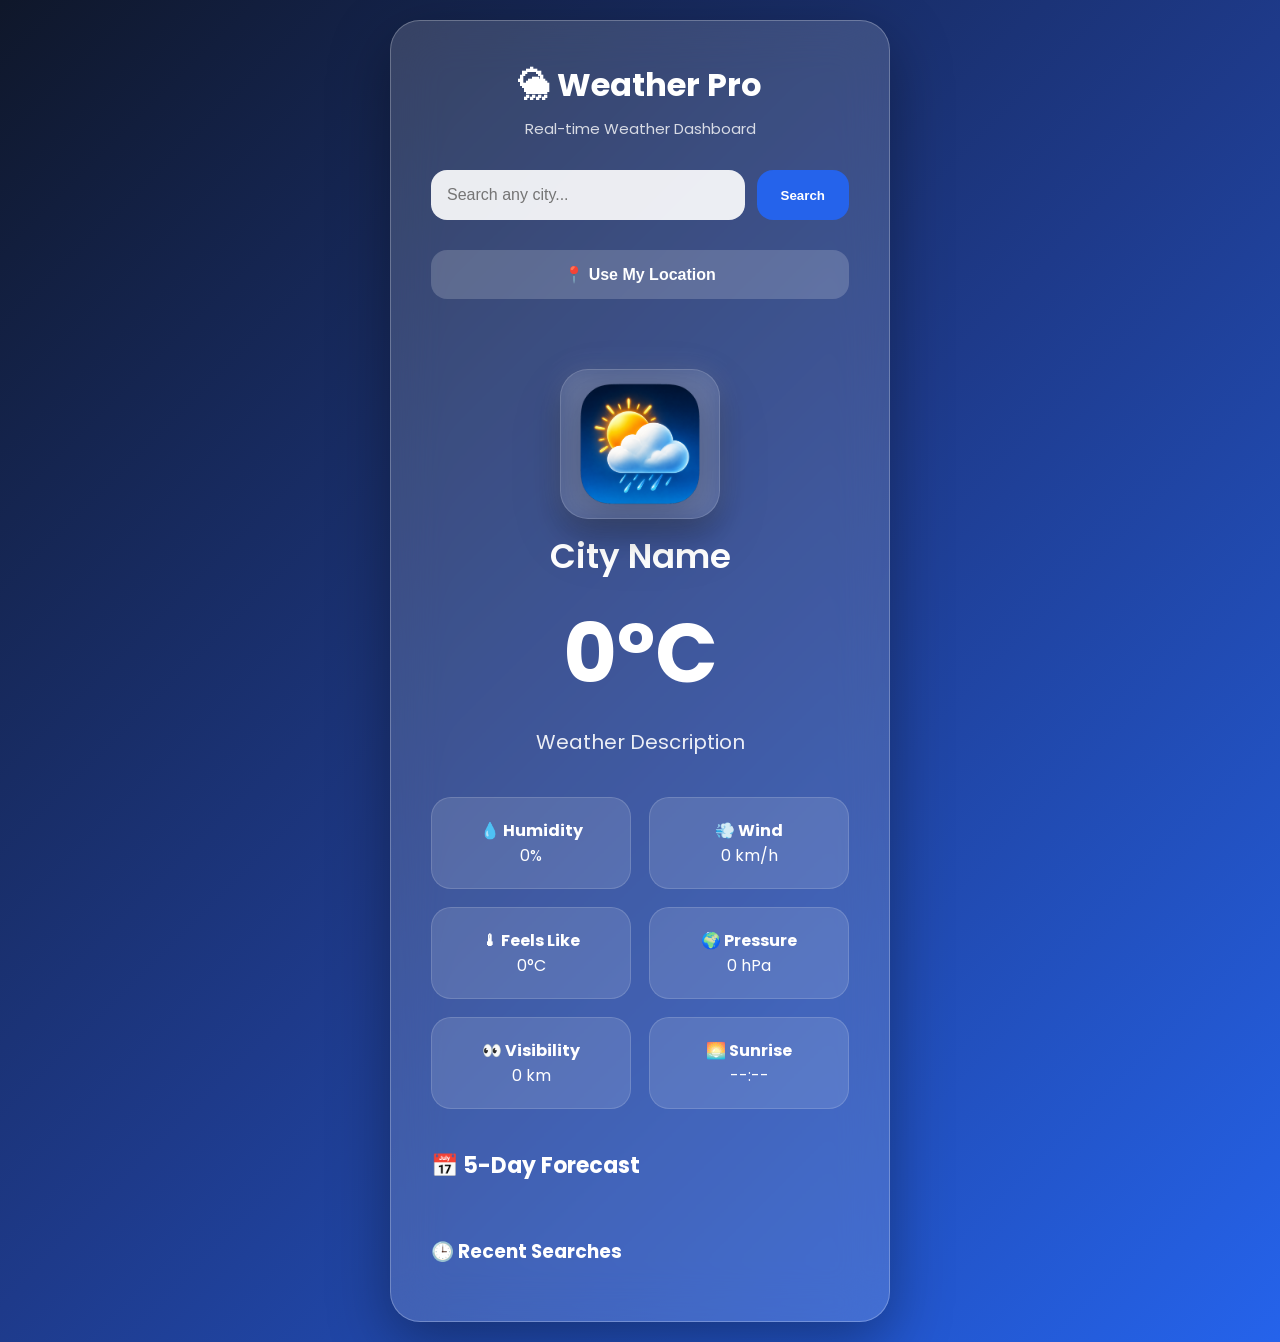
<file: index.html>
<!DOCTYPE html>
<html lang="en">

<head>
    <meta charset="UTF-8">
    <meta name="viewport" content="width=device-width, initial-scale=1.0">
    <title>weather-pro</title>
    <link rel="stylesheet" href="style.css">
    <link href="https://fonts.googleapis.com/css2?family=Poppins:wght@300;400;500;600;700&display=swap" rel="stylesheet">
</head>

<body>

    <div id="weatherScene">
        <div id="lightning" class="lightning"></div>
    </div>

    <div class="container">
        <div class="weather-card">

            <div class="header">
                <h1>🌦 Weather Pro</h1>
                <p>Real-time Weather Dashboard</p>
            </div>

            <div class="search-box">
                <input type="text" id="cityInput" placeholder="Search any city...">
                <button id="searchBtn">Search</button>
            </div>

            <button id="locationBtn" class="location-btn">
                📍 Use My Location
            </button>

            <div class="top-section">
                <img id="weatherIcon" class="weather-logo" src="images/Weather-icon.png" alt="Weather Icon">
                <h2 id="cityName">City Name</h2>
                <h1 id="temperature">0°C</h1>
                <p id="description">Weather Description</p>
            </div>

            <div class="details">
                <div class="detail-card">
                    <h4>💧 Humidity</h4>
                    <p id="humidity">0%</p>
                </div>
                <div class="detail-card">
                    <h4>💨 Wind</h4>
                    <p id="wind">0 km/h</p>
                </div>
                <div class="detail-card">
                    <h4>🌡 Feels Like</h4>
                    <p id="feelsLike">0°C</p>
                </div>
                <div class="detail-card">
                    <h4>🌍 Pressure</h4>
                    <p id="pressure">0 hPa</p>
                </div>
                <div class="detail-card">
                    <h4>👀 Visibility</h4>
                    <p id="visibility">0 km</p>
                </div>
                <div class="detail-card">
                    <h4>🌅 Sunrise</h4>
                    <p id="sunrise">--:--</p>
                </div>
            </div>

            <div class="forecast">
                <h3>📅 5-Day Forecast</h3>
                <div id="forecastContainer" class="forecast-container"></div>
            </div>

            <div class="history">
                <h3>🕒 Recent Searches</h3>
                <div id="historyContainer" class="history-container"></div>
            </div>

        </div>
    </div>

    <script src="script.js"></script>

</body>

</html>
</file>
<file: style.css>
*{
    margin:0;
    padding:0;
    box-sizing:border-box;
}

body{
    font-family:"Poppins",sans-serif;

    min-height:100vh;

    display:flex;
    justify-content:center;
    align-items:center;

    background:linear-gradient(
        135deg,
        #0F172A,
        #1E3A8A,
        #2563EB
    );

    transition: background 0.8s ease;

    padding:20px;
}

.container{
    width:100%;
    display:flex;
    justify-content:center;
}

.weather-card{

    width:100%;
    max-width:500px;

    background:rgba(255,255,255,.15);

    backdrop-filter:blur(25px);

    border:1px solid rgba(255,255,255,.25);

    border-radius:30px;

    padding:40px;

    color:white;

    text-align:center;

    box-shadow:
        0 20px 60px rgba(0,0,0,.35);

}

h1{
    margin-bottom:25px;
}

.search-box{

    display:flex;

    gap:12px;

    margin:30px 0;

}

.search-box input{

    flex:1;

    padding:16px;

    border:none;

    outline:none;

    border-radius:16px;

    font-size:16px;

    background:rgba(255,255,255,.9);

}

.search-box button{

    padding:16px 24px;

    border:none;

    border-radius:16px;

    cursor:pointer;

    font-weight:600;

    background:#2563EB;

    color:white;

    transition:.3s;

}

.search-box button:hover{

    transform:translateY(-2px);

    background:#1D4ED8;

}

.details{

    display:grid;

    grid-template-columns:repeat(2,1fr);

    gap:18px;

    margin-top:35px;

}

.detail-card{

    background:rgba(255,255,255,.12);

    border:1px solid rgba(255,255,255,.15);

    border-radius:20px;

    padding:20px;

    transition:.3s;

}

.detail-card:hover{

    transform:translateY(-5px);

    background:rgba(255,255,255,.18);

}

/*========== WEATHER BACKGROUNDS ==========*/

body.clear{
    background:linear-gradient(135deg,#4FACFE,#00F2FE);
}

body.clouds{
    background:linear-gradient(135deg,#757F9A,#D7DDE8);
}

body.rain{
    background:linear-gradient(135deg,#3A6073,#16222A);
}

body.snow{
    background:linear-gradient(135deg,#E6DADA,#274046);
}

body.thunderstorm{
    background:linear-gradient(135deg,#232526,#414345);
}

body.mist{
    background:linear-gradient(135deg,#606C88,#3F4C6B);
}

.top-section{

    margin:40px 0;

}

.top-section img{

    width:160px;

    margin-bottom:10px;

    filter:drop-shadow(0 10px 20px rgba(0,0,0,.25));

}

.top-section h2{

    margin-top:12px;

    font-size:34px;

    font-weight:600;

}

.top-section h1{

    font-size:82px;

    font-weight:700;

    margin:10px 0;

}

.top-section p{

    margin-top:12px;

    font-size:20px;

    opacity:.9;

}

@media(max-width:600px){

    .weather-card{

        padding:25px;

    }

    .top-section img{

        width:120px;

    }

    .top-section h1{

        font-size:58px;

    }

    .top-section h2{

        font-size:28px;

    }

}

/*========== HEADER ==========*/

.header{

    margin-bottom:25px;

}

.header h1{

    font-size:32px;

    margin-bottom:8px;

}

.header p{

    opacity:.8;

    font-size:15px;

}

.location-btn{

    width:100%;

    padding:15px;

    border:none;

    border-radius:16px;

    cursor:pointer;

    font-size:16px;

    font-weight:600;

    margin-bottom:30px;

    background:rgba(255,255,255,.18);

    color:white;

    transition:.3s;

}

.location-btn:hover{

    background:rgba(255,255,255,.28);

}

/*========== FORECAST ==========*/

.forecast{

    margin-top:40px;

    text-align:left;

}

.forecast h3{

    margin-bottom:20px;

    font-size:22px;

}

.forecast-container{

    display:grid;

    gap:15px;

}

.forecast-card{

    display:flex;

    justify-content:space-between;

    align-items:center;

    padding:15px 20px;

    background:rgba(255,255,255,.12);

    border:1px solid rgba(255,255,255,.15);

    border-radius:16px;

}

/*========== SEARCH HISTORY ==========*/

.history{

    margin-top:35px;

    text-align:left;

}

.history h3{

    margin-bottom:15px;

}

.history-container{

    display:flex;

    flex-wrap:wrap;

    gap:10px;

}

.history-item{

    padding:10px 18px;

    border-radius:30px;

    background:rgba(255,255,255,.15);

    cursor:pointer;

    transition:.3s;

}

.history-item:hover{

    background:rgba(255,255,255,.30);

}

.weather-logo{

    width:150px;

    height:150px;

    object-fit:contain;

    padding:12px;

    border-radius:28px;

    margin:20px auto;

    display:block;

    box-shadow:
    0 15px 30px rgba(0,0,0,.25),
    0 0 25px rgba(255,255,255,.12);

    transition:.4s;

    border:1px solid rgba(255,255,255,.15);

    background:rgba(255,255,255,.08);

    backdrop-filter:blur(12px);

}

.weather-logo:hover{

    transform:
        translateY(-5px)
        scale(1.05);

}

@keyframes float{

    0%{

        transform:translateY(0);

    }

    50%{

        transform:translateY(-8px);

    }

    100%{

        transform:translateY(0);

    }

}

.weather-logo{

    animation:float 4s ease-in-out infinite;

}

#weatherScene{

    position:fixed;

    top:0;
    left:0;

    width:100%;
    height:100%;

    overflow:hidden;

    pointer-events:none;

    z-index:0;

}

.container{

    position:relative;

    z-index:10;

}

.rain-drop{

    position:absolute;

    width:2px;

    height:22px;

    background:rgba(255,255,255,.75);

    border-radius:20px;

    animation:rainFall linear infinite;

}

@keyframes rainFall {

    from {
        transform: translate(-20px,-100px) rotate(12deg);
    }

    to {
        transform: translate(80px,110vh) rotate(12deg);
    }

}

.cloud{

    position:absolute;

    width:320px;
    height:110px;

    background: rgba(75, 85, 100, .65);

    border-radius:100px;

    filter:blur(6px);

    left:-500px;

    animation:cloudMove linear infinite;

    box-shadow:
    0 10px 30px rgba(0,0,0,.25),
    inset 0 -8px 20px rgba(0,0,0,.15);

}

.cloud::before{

    content:"";

    position:absolute;

    width:110px;

    height:110px;

    background:inherit;

    border-radius:50%;

    top:-40px;

    left:35px;

}

.cloud::after{

    content:"";

    position:absolute;

    width:130px;

    height:130px;

    background:inherit;

    border-radius:50%;

    top:-55px;

    right:30px;

}

@keyframes cloudMove{

    from{
        transform:translateX(0);
    }

    to{
        transform:translateX(calc(100vw + 1200px));
    }

}

.lightning{

    position:fixed;

    inset:0;

    background:white;

    opacity:0;

    pointer-events:none;

    z-index:100;

}

.flash{

    animation:flash .2s ease;
}

@keyframes flash{

    0%{opacity:0;}

    20%{opacity:.95;}

    50%{opacity:.25;}

    100%{opacity:0;}

}

body.day.clear{
    background:linear-gradient(135deg,#6EC6FF,#B3E5FC,#E1F5FE);
}

body.day.clouds{
    background:linear-gradient(135deg,#90A4AE,#CFD8DC,#ECEFF1);
}

body.day.rain{
    background:linear-gradient(135deg,#3A6073,#16222A);
}

body.day.snow{
    background:linear-gradient(135deg,#DCEEFF,#F8FBFF);
}

body.day.mist{
    background:linear-gradient(135deg,#AEBBC7,#DDE5EC);
}

body.night.clear{
    background:linear-gradient(135deg,#071A3D,#102B63,#1A4588);
}

body.night.clouds{
    background:linear-gradient(135deg,#1B2735,#354458,#4A6078);
}

body.night.rain{
    background:linear-gradient(135deg,#050B14,#15263F);
}

body.night.thunderstorm{
    background:linear-gradient(135deg,#000814,#111827);
}

body.night.snow{
    background:linear-gradient(135deg,#2C3E50,#4B6584);
}

body.night.mist{
    background:linear-gradient(135deg,#263238,#455A64);
}

/* =========================================
   PHASE 1 - DAY / NIGHT SCENE
========================================= */

.sun{
    position:absolute;
    top:70px;
    right:80px;

    width:120px;
    height:120px;

    border-radius:50%;

    background:#FFD54F;

    box-shadow:
        0 0 60px rgba(255,220,120,.8),
        0 0 120px rgba(255,220,120,.4);

    animation:
        sunFloat 5s ease-in-out infinite;

    z-index:2;
}

.sun::before{

    content:"";

    position:absolute;

    inset:-25px;

    border-radius:50%;

    background:
    repeating-conic-gradient(
        rgba(255,240,150,.7) 0deg 8deg,
        transparent 8deg 18deg
    );

    animation:sunRotate 30s linear infinite;

}

@keyframes sunRotate{

    from{
        transform:rotate(0deg);
    }

    to{
        transform:rotate(360deg);
    }

}

@keyframes sunFloat{

    0%,100%{
        transform:translateY(0px);
    }

    50%{
        transform:translateY(-10px);
    }

}

/* ==========================
        MOON
========================== */

.moon{

    position:absolute;

    top:40px;
    right:60px;

    width:110px;
    height:110px;

    border-radius:50%;

    background:#FFF8D6;

    box-shadow:
        0 0 25px rgba(255,255,255,.8),
        0 0 80px rgba(255,255,255,.35);

    animation:moonFloat 6s ease-in-out infinite;

    z-index:2;

}

.moon::after{

    content:"";

    position:absolute;

    width:95px;
    height:95px;

    border-radius:50%;   

    top:8px;
    left:32px;

}

/* ==========================
          STARS
========================== */

.star{

    position:absolute;

    width:3px;

    height:3px;

    border-radius:50%;

    background:white;

    box-shadow:
        0 0 10px white;

    animation:
        twinkle 2s ease-in-out infinite;

}

@keyframes twinkle{

    0%{

        opacity:.2;
        transform:scale(.6);

    }

    100%{

        opacity:1;
        transform:scale(1.4);

    }

}

/*==============================
        REAL LIGHTNING
==============================*/

.lightning-bolt{

    position:absolute;

    top:-40px;

    width:120px;

    height:520px;

    opacity:0;

    z-index:90;

    filter:
        drop-shadow(0 0 10px #fff)
        drop-shadow(0 0 25px #9ddcff);

    clip-path:polygon(
        48% 0,
        62% 18%,
        52% 18%,
        72% 42%,
        56% 42%,
        82% 100%,
        38% 60%,
        52% 60%,
        28% 30%,
        42% 30%
    );

    background:
        linear-gradient(
            to bottom,
            #ffffff,
            #dff3ff,
            #9fd8ff
        );

}

.lightning-bolt.show{

    animation:
        boltFlash .28s ease;

}

@keyframes boltFlash{

    0%{

        opacity:0;

        transform:scaleY(.7);

    }

    15%{

        opacity:1;

    }

    50%{

        opacity:.8;

    }

    100%{

        opacity:0;

    }

}

/*==============================
        RAIN SPLASHES
==============================*/

.rain-splash{

    position:absolute;

    bottom:0;

    width:12px;

    height:6px;

    border:2px solid rgba(255,255,255,.75);

    border-top:none;

    border-radius:0 0 12px 12px;

    opacity:0;

    transform:scale(.2);

}

.rain-splash.show{

    animation:splash .55s linear;

}

@keyframes splash{

    0%{

        opacity:0;

        transform:scale(.2);

    }

    25%{

        opacity:1;

        transform:scale(1);

    }

    100%{

        opacity:0;

        transform:scale(2);

    }

}

/*==============================
        WIND PARTICLES
==============================*/

.wind{

    position:absolute;

    width:65px;

    height:3px;

    border-radius:100px;

    background:
    linear-gradient(
        90deg,
        transparent,
        rgba(255,255,255,.85),
        transparent
    );

    filter:blur(.5px);

    animation:windMove linear infinite;

    pointer-events:none;

}

.wind::before{

    content:"";

    position:absolute;

    right:18px;

    top:-7px;

    width:28px;

    height:2px;

    border-radius:100px;

    background:rgba(255,255,255,.45);

}

.wind::after{

    content:"";

    position:absolute;

    right:5px;

    top:7px;

    width:18px;

    height:2px;

    border-radius:100px;

    background:rgba(255,255,255,.35);

}

@keyframes windMove{

    from{

        transform:
            translateX(0);

    }

    to{

        transform:
            translateX(calc(100vw + 900px));

    }

}

/*==============================
            RAINBOW
==============================*/

.rainbow{

    position:absolute;

    left:50%;

    bottom:8%;

    transform:translateX(-50%);

    width:520px;

    height:260px;

    border-radius:520px 520px 0 0;

    overflow:hidden;

    opacity:0;

    animation:
        rainbowFade 3s ease forwards;

    pointer-events:none;

}

.rainbow::before{

    content:"";

    position:absolute;

    inset:0;

    border-radius:inherit;

    background:
    conic-gradient(
        from 180deg,
        red,
        orange,
        yellow,
        lime,
        cyan,
        blue,
        violet,
        red
    );

    -webkit-mask:
        radial-gradient(circle at bottom,
        transparent 0 58%,
        #000 59% 70%,
        transparent 71%);

            mask:
        radial-gradient(circle at bottom,
        transparent 0 58%,
        #000 59% 70%,
        transparent 71%);

    filter:

        saturate(1.4)

        blur(.4px);

}

@keyframes rainbowFade{

    0%{

        opacity:0;

        transform:
        translateX(-50%)
        scale(.9);

    }

    35%{

        opacity:.95;

    }

    100%{

        opacity:.75;

        transform:
        translateX(-50%)
        scale(1);

    }

}

/*==============================
      CINEMATIC SNOW
==============================*/

.snowflake{

    position:absolute;

    border-radius:50%;

    background:white;

    box-shadow:

        0 0 8px rgba(255,255,255,.9);

    animation:

        snowFall linear infinite;

}

@keyframes snowFall{

    0%{

        transform:
            translateX(0)
            translateY(-50px)
            rotate(0deg);

    }

    50%{

        transform:

            translateX(var(--drift))

            translateY(55vh)

            rotate(180deg);

    }

    100%{

        transform:

            translateX(calc(var(--drift)*-.5))

            translateY(110vh)

            rotate(360deg);

    }

}

/*==============================
        CINEMATIC FOG
==============================*/

.fog-layer{

    position:absolute;

    left:-40%;

    width:180%;

    height:150px;

    border-radius:50%;

    background:

    radial-gradient(

        ellipse at center,

        rgba(255,255,255,.95),

        rgba(255,255,255,.35),

        transparent

    );

    filter:blur(35px);

    animation:fogMove linear infinite;

}

@keyframes fogMove{

    from{

        transform:

        translateX(-10%);

    }

    to{

        transform:

        translateX(15%);

    }

}
</file>
